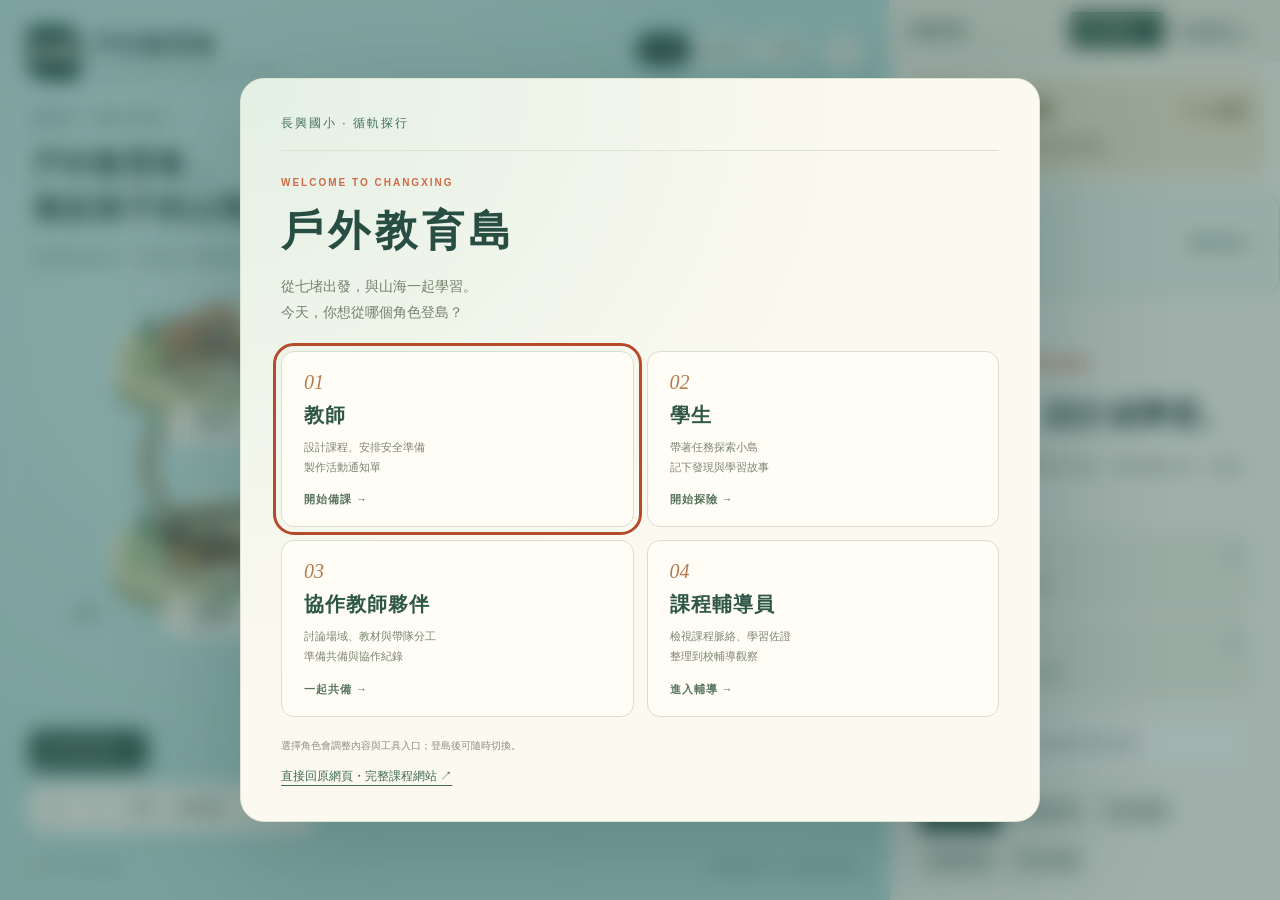
<file: index.html>
<!doctype html>
<html lang="zh-Hant">
<head><meta charset="utf-8"><meta name="viewport" content="width=device-width,initial-scale=1"><meta name="theme-color" content="#b9dfdb"><meta name="description" content="長興國小戶外教育島：從七堵鐵道出發，點選島嶼探索港灣、海洋、產業與智慧交通課程。"><title>長興戶外教育島｜循軌探行</title><link rel="stylesheet" href="island.css?v=20261024-keepers"><script src="island-data.js?v=20261024-keepers" defer></script><script src="island.js?v=20261024-keepers" defer></script><script src="island-player.js?v=20261024-keepers" defer></script><script src="assets/vendor/peerjs-1.5.5.min.js" defer></script><script src="island-live.js?v=20261024-keepers" defer></script><script src="island-passport.js?v=20261024-keepers" defer></script></head>
<body>
<a class="skip" href="#explore">跳至課程清單</a>
<div class="shell">
 <main class="ocean" id="ocean" aria-label="戶外教育島嶼探索區">
  <header class="masthead"><a class="wordmark" href="index.html" aria-label="長興戶外教育島首頁"><span class="brand-stamp">長興</span><span>戶外教育島<small>CHANGXING LEARNING ISLAND</small></span></a><button class="round help" id="help" aria-label="探索說明">?</button></header>
  <div class="intro"><p class="eyebrow">循軌探行 · 基隆七堵出發</p><h1>戶外教育島，<br>連起孩子的山海課堂。</h1><p>海風號穿島巡行，串起每一站的學習。</p></div>
  <div class="scene" id="scene"><svg id="island" viewBox="0 0 1200 1000" role="group" aria-label="六條戶外教育路線與風險管理資源的互動島嶼"></svg></div>
  <div class="map-controls" aria-label="地圖控制"><button id="zoom-in" aria-label="放大島嶼">＋</button><button id="zoom-out" aria-label="縮小島嶼">－</button><button id="reset" aria-label="回到全島總覽">全島</button><button id="connections" aria-pressed="true">島嶼鐵道</button><button id="motion" aria-pressed="false">暫停動態</button></div>
  <div class="light-control" aria-label="島嶼光線"><button data-light="day" aria-pressed="true">☀ 白天</button><button data-light="dusk" aria-pressed="false">◒ 黃昏</button><button data-light="night" aria-pressed="false">☾ 夜晚</button></div>
  <footer class="map-caption"><span><i></i> <b id="read-count">0 / 7</b> 小島已探索</span><span>課程鐵道示意 · 非實際交通路線</span></footer>
 </main>
 <aside class="panel" id="explore" aria-label="課程探索清單">
  <div class="role-bar"><span id="current-role">教師視角</span><div class="role-bar-actions"><a class="return-original" href="curriculum.html">回原網頁 ↗</a><button id="change-role" type="button">切換角色 ↗</button></div></div><div id="overview">
   <div class="panel-heading"><p class="eyebrow">THE LEARNING ATLAS</p><h2>把家鄉，<br>讀成自己的故事。</h2><p>6 條學習路線，1 座風險管理島。<br>選擇一條路，看看孩子如何提問與發現。</p></div>
   <section id="role-tools" class="role-tools" aria-label="角色專屬入口"></section><label class="search"><span aria-hidden="true">⌕</span><input id="search" type="search" placeholder="搜尋路線、場域或學習任務" aria-label="搜尋路線、場域或學習任務"></label>
   <div class="filters" aria-label="路線主題"><button data-filter="all" aria-pressed="true">所有小島</button><button data-filter="local" aria-pressed="false">家鄉走讀</button><button data-filter="ocean" aria-pressed="false">海洋探索</button><button data-filter="city" aria-pressed="false">跨區學習</button><button data-filter="safety" aria-pressed="false">安全資源</button></div>
   <p class="result-count" id="result-count" aria-live="polite"></p><div class="route-index" id="route-index"></div>
   <section class="method-note"><p class="eyebrow">TRACKS × TRAIN</p><h3>六年的課程軌道，<br>每一次探究的五個站。</h3><p>從生活場域到多鐵樞紐，逐年加深。每條路線都用提問、觀察、分析、互動與行動，留下自己的學習。</p><a href="curriculum.html#train-method">認識校本課程與 TRAIN 教學法 <span>↗</span></a></section>
  </div>
  <article id="detail" hidden></article>
  <footer class="panel-footer"><a href="curriculum.html">完整課程與教學工具 ↗</a><p>基隆市長興國民小學<br>從七堵出發，向山海學習。</p><small>島嶼位置為課程關係示意；跨縣市場域另於路線中標示。</small></footer>
 </aside>
</div>
<dialog id="role-entry" aria-labelledby="role-entry-title"><button id="role-entry-close" class="dialog-close" aria-label="返回目前角色" hidden>×</button><div class="entry-brand">長興國小 · 循軌探行</div><p class="eyebrow">WELCOME TO CHANGXING</p><h2 id="role-entry-title">戶外教育島</h2><p class="entry-lead">從七堵出發，與山海一起學習。<br>今天，你想從哪個角色登島？</p><div class="role-grid"><button data-choose-role="teacher"><span class="role-symbol">01</span><strong>教師</strong><span>設計課程、安排安全準備<br>製作活動通知單</span><b>開始備課 →</b></button><button data-choose-role="student"><span class="role-symbol">02</span><strong>學生</strong><span>帶著任務探索小島<br>記下發現與學習故事</span><b>開始探險 →</b></button><button data-choose-role="partner"><span class="role-symbol">03</span><strong>協作教師夥伴</strong><span>討論場域、教材與帶隊分工<br>準備共備與協作紀錄</span><b>一起共備 →</b></button><button data-choose-role="coach"><span class="role-symbol">04</span><strong>課程輔導員</strong><span>檢視課程脈絡、學習佐證<br>整理到校輔導觀察</span><b>進入輔導 →</b></button></div><p class="entry-note">選擇角色會調整內容與工具入口；登島後可隨時切換。</p><a class="entry-original" href="curriculum.html">直接回原網頁・完整課程網站 ↗</a></dialog>
<dialog id="guide"><button class="dialog-close" id="close-guide" aria-label="關閉探索說明">×</button><p class="eyebrow">WELCOME ABOARD</p><h2>歡迎登上長興的學習島。</h2><p>點選島上的場域或右側課程清單，鏡頭會放大該島，同時展開故事、照片與探究任務；按「全島」可回到總覽。</p><ol><li>用主題或關鍵字，找一條感興趣的路線。</li><li>拖曳空白海面、按 ＋／－，調整你的視角。</li><li>切換光線，或跟著 TRAIN 五站了解課程。</li></ol><p class="guide-note">「已閱讀」只記錄這台裝置探索過的路線，不代表學生完成活動或通過評量。島上小人為課程情境動畫，並非即時活動追蹤。海風號抵達小島時會隱入站內，再從另一側駛向下一島。</p><button id="start" class="primary">開始探索 →</button></dialog>
</body></html>
</file>
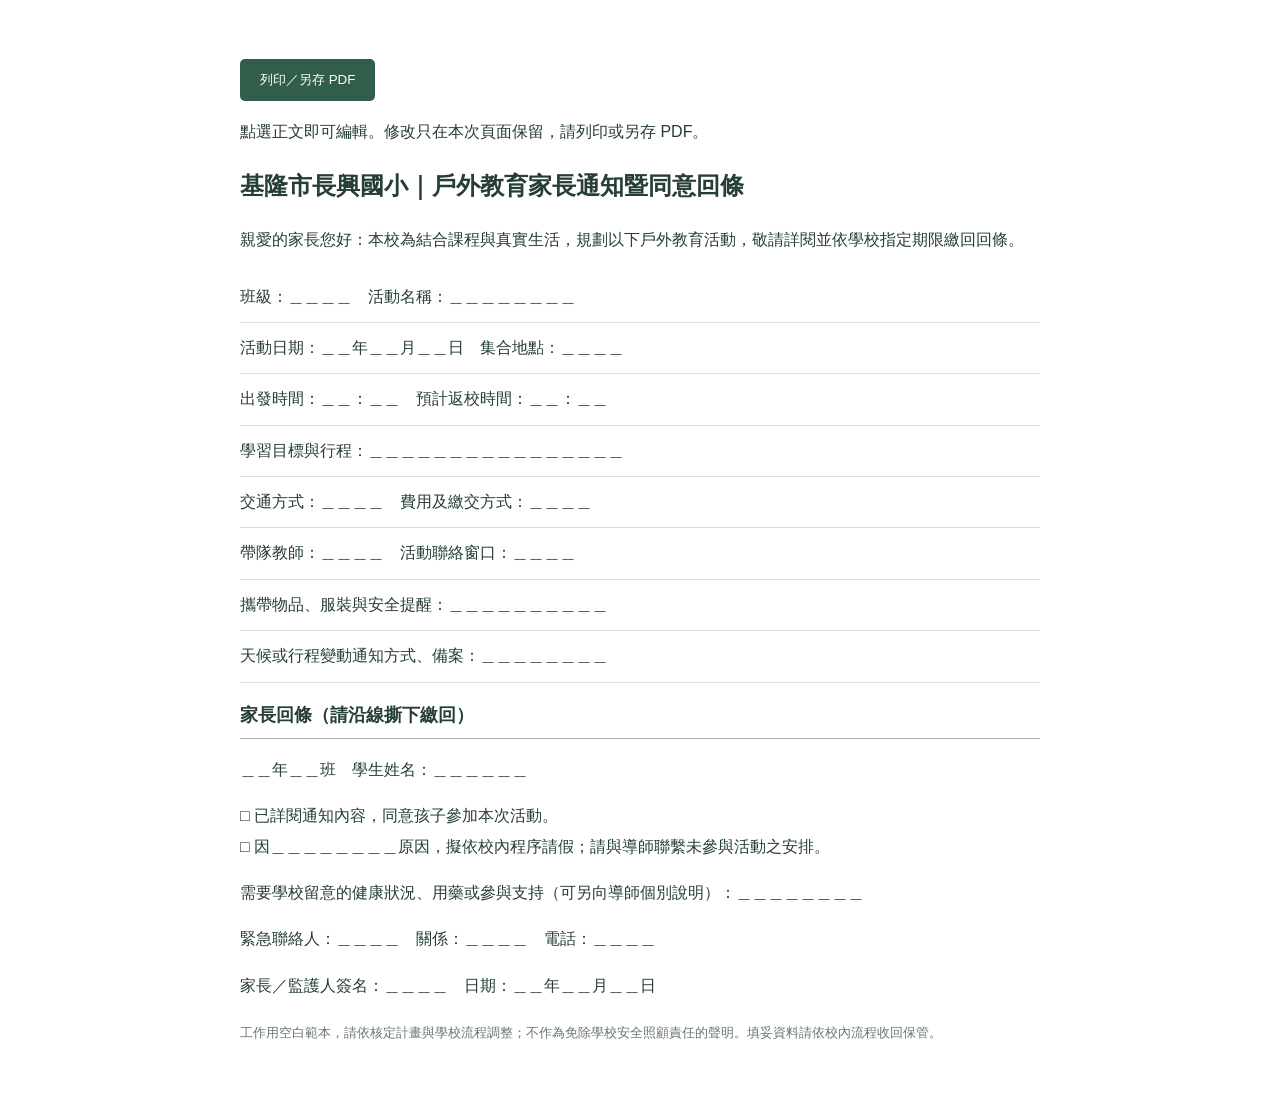
<file: assets/risk/parent-notice.html>
<!doctype html><html lang="zh-Hant"><meta charset="utf-8"><meta name="viewport" content="width=device-width,initial-scale=1"><style>body{font-family:"Microsoft JhengHei",sans-serif;max-width:800px;margin:35px auto;padding:24px;color:#263e37;line-height:1.9}h1{font-size:24px}h2{font-size:18px;border-bottom:1px solid #aaa;padding-bottom:6px}.field{padding:10px 0;border-bottom:1px solid #ddd}small{color:#68786c}button{background:#315e4b;color:white;border:0;padding:12px 20px;border-radius:5px;cursor:pointer}li{margin:12px 0}textarea{width:100%;min-height:90px}table{border-collapse:collapse;width:100%}td,th{border:1px solid #aaa;padding:10px;text-align:left}@media print{.tools{display:none}body{margin:0;max-width:none;padding:0}h1{font-size:22px}}</style><div class="tools"><button onclick="window.print()">列印／另存 PDF</button><p>點選正文即可編輯。修改只在本次頁面保留，請列印或另存 PDF。</p></div><title>戶外教育家長通知暨同意回條</title><main contenteditable="true"><h1>基隆市長興國小｜戶外教育家長通知暨同意回條</h1><p>親愛的家長您好：本校為結合課程與真實生活，規劃以下戶外教育活動，敬請詳閱並依學校指定期限繳回回條。</p><div class="field">班級：＿＿＿＿　活動名稱：＿＿＿＿＿＿＿＿</div><div class="field">活動日期：＿＿年＿＿月＿＿日　集合地點：＿＿＿＿</div><div class="field">出發時間：＿＿：＿＿　預計返校時間：＿＿：＿＿</div><div class="field">學習目標與行程：＿＿＿＿＿＿＿＿＿＿＿＿＿＿＿＿</div><div class="field">交通方式：＿＿＿＿　費用及繳交方式：＿＿＿＿</div><div class="field">帶隊教師：＿＿＿＿　活動聯絡窗口：＿＿＿＿</div><div class="field">攜帶物品、服裝與安全提醒：＿＿＿＿＿＿＿＿＿＿</div><div class="field">天候或行程變動通知方式、備案：＿＿＿＿＿＿＿＿</div><h2>家長回條（請沿線撕下繳回）</h2><p>＿＿年＿＿班　學生姓名：＿＿＿＿＿＿</p><p>□ 已詳閱通知內容，同意孩子參加本次活動。<br>□ 因＿＿＿＿＿＿＿＿原因，擬依校內程序請假；請與導師聯繫未參與活動之安排。</p><p>需要學校留意的健康狀況、用藥或參與支持（可另向導師個別說明）：＿＿＿＿＿＿＿＿</p><p>緊急聯絡人：＿＿＿＿　關係：＿＿＿＿　電話：＿＿＿＿</p><p>家長／監護人簽名：＿＿＿＿　日期：＿＿年＿＿月＿＿日</p><small>工作用空白範本，請依核定計畫與學校流程調整；不作為免除學校安全照顧責任的聲明。填妥資料請依校內流程收回保管。</small></main></html>
</file>
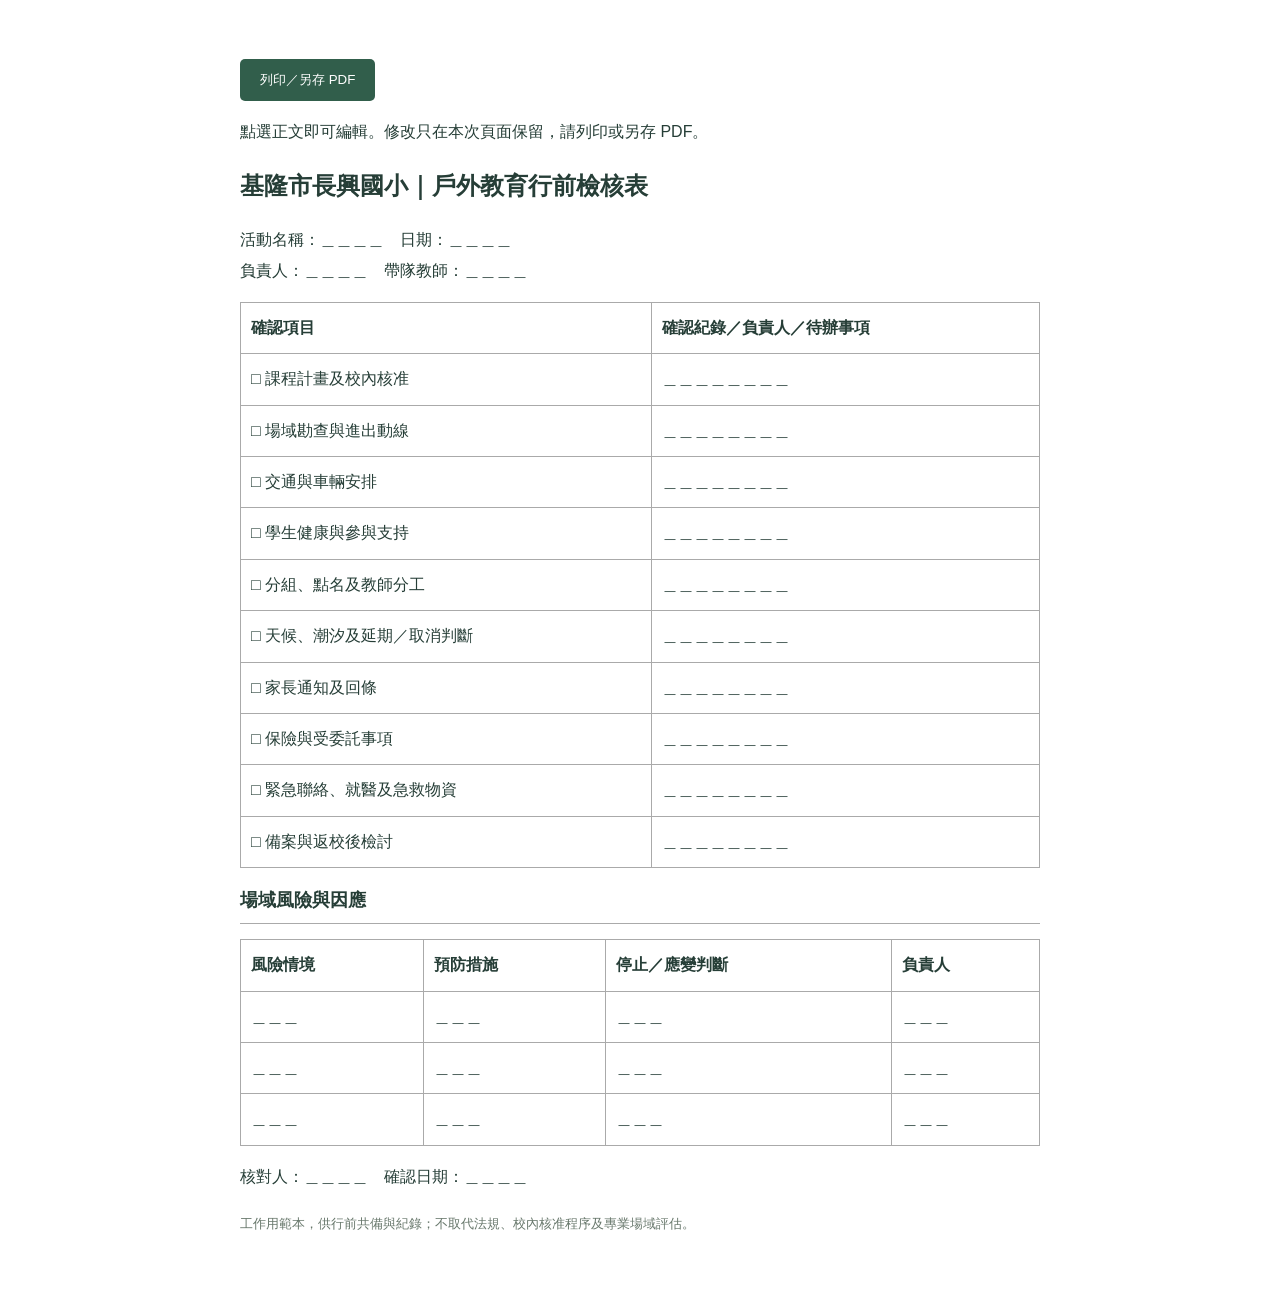
<file: assets/risk/pretrip-checklist.html>
<!doctype html><html lang="zh-Hant"><meta charset="utf-8"><meta name="viewport" content="width=device-width,initial-scale=1"><style>body{font-family:"Microsoft JhengHei",sans-serif;max-width:800px;margin:35px auto;padding:24px;color:#263e37;line-height:1.9}h1{font-size:24px}h2{font-size:18px;border-bottom:1px solid #aaa;padding-bottom:6px}.field{padding:10px 0;border-bottom:1px solid #ddd}small{color:#68786c}button{background:#315e4b;color:white;border:0;padding:12px 20px;border-radius:5px;cursor:pointer}li{margin:12px 0}textarea{width:100%;min-height:90px}table{border-collapse:collapse;width:100%}td,th{border:1px solid #aaa;padding:10px;text-align:left}@media print{.tools{display:none}body{margin:0;max-width:none;padding:0}h1{font-size:22px}}</style><div class="tools"><button onclick="window.print()">列印／另存 PDF</button><p>點選正文即可編輯。修改只在本次頁面保留，請列印或另存 PDF。</p></div><title>戶外教育行前檢核表</title><main contenteditable="true"><h1>基隆市長興國小｜戶外教育行前檢核表</h1><p>活動名稱：＿＿＿＿　日期：＿＿＿＿<br>負責人：＿＿＿＿　帶隊教師：＿＿＿＿</p><table><tr><th>確認項目</th><th>確認紀錄／負責人／待辦事項</th></tr><tr><td>□ 課程計畫及校內核准</td><td>＿＿＿＿＿＿＿＿</td></tr><tr><td>□ 場域勘查與進出動線</td><td>＿＿＿＿＿＿＿＿</td></tr><tr><td>□ 交通與車輛安排</td><td>＿＿＿＿＿＿＿＿</td></tr><tr><td>□ 學生健康與參與支持</td><td>＿＿＿＿＿＿＿＿</td></tr><tr><td>□ 分組、點名及教師分工</td><td>＿＿＿＿＿＿＿＿</td></tr><tr><td>□ 天候、潮汐及延期／取消判斷</td><td>＿＿＿＿＿＿＿＿</td></tr><tr><td>□ 家長通知及回條</td><td>＿＿＿＿＿＿＿＿</td></tr><tr><td>□ 保險與受委託事項</td><td>＿＿＿＿＿＿＿＿</td></tr><tr><td>□ 緊急聯絡、就醫及急救物資</td><td>＿＿＿＿＿＿＿＿</td></tr><tr><td>□ 備案與返校後檢討</td><td>＿＿＿＿＿＿＿＿</td></tr></table><h2>場域風險與因應</h2><table><tr><th>風險情境</th><th>預防措施</th><th>停止／應變判斷</th><th>負責人</th></tr><tr><td>＿＿＿</td><td>＿＿＿</td><td>＿＿＿</td><td>＿＿＿</td></tr><tr><td>＿＿＿</td><td>＿＿＿</td><td>＿＿＿</td><td>＿＿＿</td></tr><tr><td>＿＿＿</td><td>＿＿＿</td><td>＿＿＿</td><td>＿＿＿</td></tr></table><p>核對人：＿＿＿＿　確認日期：＿＿＿＿</p><small>工作用範本，供行前共備與紀錄；不取代法規、校內核准程序及專業場域評估。</small></main></html>
</file>
<file: island.css>
@charset "UTF-8";
:root{--ink:#23433e;--muted:#73817a;--paper:#fcf9f2;--coral:#cf6b49;--sea:#b9dfdb;--line:#e3e4d9;font-family:"Microsoft JhengHei","PingFang TC",sans-serif;color:var(--ink);background:var(--paper)}*{box-sizing:border-box}body{margin:0}button,input,a{-webkit-tap-highlight-color:transparent}button,a{touch-action:manipulation}button,input{font:inherit}button{cursor:pointer;color:inherit}button:focus-visible,a:focus-visible,input:focus-visible,[role=button]:focus-visible{outline:3px solid #b54b2d;outline-offset:5px}button{border:0}a{color:inherit}button[hidden],[hidden]{display:none!important}.skip{position:fixed;top:-100px;left:20px;z-index:100;background:white;padding:12px}.skip:focus{top:10px}.shell{display:grid;grid-template-columns:minmax(0,1fr) 390px;height:100dvh;overflow:hidden}.ocean{background:radial-gradient(ellipse at 30% 35%,#d5eeeb 0%,var(--sea) 65%);position:relative;overflow:hidden;isolation:isolate;transition:background 1s}.masthead{position:absolute;inset:26px 28px auto;z-index:3;display:flex;align-items:center;justify-content:space-between}.wordmark{text-decoration:none;font-weight:800;display:flex;align-items:center;gap:12px;font-size:23px;letter-spacing:2px}.brand-stamp{background:#234b44;color:#fff9e8;font-size:21px;width:52px;height:54px;display:grid;place-items:center;border-radius:3px 17px 3px 17px;writing-mode:horizontal-tb;letter-spacing:1px;padding-top:0}.wordmark small{display:block;font:9px Georgia,serif;letter-spacing:2px;margin-top:6px}.round{border-radius:50%;background:#fff9edc9;width:38px;height:38px;font:22px Georgia,serif;box-shadow:0 2px 7px #315a4b0b}.intro{position:absolute;left:32px;top:125px;z-index:2;pointer-events:none}.eyebrow{font-size:10px;font-weight:700;letter-spacing:2px;color:var(--coral);margin:0 0 16px}.intro .eyebrow{color:#4b736b}.intro h1{font-size:clamp(24px,2.6vw,39px);line-height:1.5;letter-spacing:2px;margin:0 0 16px;font-weight:800}.intro>p:last-child{font-size:13px;color:#56756e;line-height:1.9;margin:0}.scene{position:absolute;inset:0;touch-action:none;cursor:grab}.scene:active{cursor:grabbing}.scene svg{width:100%;height:100%;display:block;overflow:visible}.node{cursor:pointer;outline:none}.node .nameplate{transition:filter .2s}.node:hover .nameplate,.node:focus-visible .nameplate,.node.is-active .nameplate{filter:drop-shadow(0 5px 5px #234b4440)}.node:hover .plate,.node.is-active .plate{fill:#fdf0d4;stroke:#c77249;stroke-width:2}.node.dimmed{opacity:.2;pointer-events:none}.plate{fill:#fffdf4;stroke:#e4d8bb;stroke-width:1}.nameplate text{font:700 15px "Microsoft JhengHei",sans-serif;fill:#28453b}.nameplate .node-sub{font-size:10px;font-weight:400;fill:#7d8574}.node-number{fill:#c16543!important;font:italic 16px Georgia,serif!important}.connections path{fill:none;stroke:#faf6d8;stroke-width:4;stroke-dasharray:8 7;opacity:.9}.connections.is-off{opacity:0}.connections{transition:opacity .3s;pointer-events:none}.trees{pointer-events:none}.floaty{animation:bob 6s ease-in-out infinite}.boat{animation:boat 18s ease-in-out infinite}.water-line{animation:shimmer 6s ease-in-out infinite}.paused *,.reduced-motion *{animation-play-state:paused!important}@keyframes bob{50%{transform:translateY(-5px)}}@keyframes shimmer{50%{opacity:.25}}@keyframes boat{50%{transform:translate(25px,-12px)}}.map-controls{position:absolute;left:28px;bottom:67px;display:flex;z-index:3;background:#fffaf0ea;border:1px solid #fefaf0;border-radius:16px;padding:5px;box-shadow:0 6px 24px #3d686010}.map-controls button{background:none;padding:10px 12px;font-size:12px;border-radius:10px}.map-controls button:first-child,.map-controls button:nth-child(2){font-size:18px;padding:5px 12px}.map-controls button:hover,.light-control button:hover{background:#e3e8d8}.map-controls button[aria-pressed=false]{color:#728276}.light-control{position:absolute;right:28px;top:33px;z-index:3;display:flex;gap:3px;margin-right:55px}.light-control button{font-size:11px;padding:9px 10px;border-radius:20px;background:#fffaf0a6}.light-control button[aria-pressed=true]{background:#294d46;color:#fff8e8}.map-caption{position:absolute;inset:auto 30px 25px;display:flex;gap:12px;align-items:center;justify-content:space-between;font-size:10px;letter-spacing:.6px;color:#56776c;pointer-events:none}.map-caption i{display:inline-block;width:6px;height:6px;background:#cf754a;border-radius:50%;margin-right:5px}.panel{background:var(--paper);overflow-y:auto;scrollbar-width:thin;scrollbar-color:#d4d5c9 transparent;border-left:1px solid #fff6;z-index:4;position:relative}.panel-heading{padding:39px 30px 18px}.panel-heading h2{font-size:29px;line-height:1.55;margin:0 0 15px;letter-spacing:1px}.panel-heading>p:last-child{font-size:12px;line-height:1.85;color:#7d8375;margin:0}.search{display:flex;align-items:center;margin:6px 28px 17px;border:1px solid #dedfd5;background:#fffdf8;border-radius:8px;padding:0 13px;gap:8px}.search>span{font-size:26px;color:#798a7c}.search input{border:0;background:none;width:100%;min-width:0;padding:14px 0;color:var(--ink);font-size:12px;outline:none}.filters{display:flex;flex-wrap:wrap;gap:6px;margin:0 28px}.filters button{background:#efeee5;border-radius:5px;font-size:11px;padding:9px 11px}.filters button[aria-pressed=true]{background:#28493f;color:#fff9ec}.result-count{margin:17px 30px 1px;color:#8d9285;font-size:10px;letter-spacing:1px}.route-index{padding:0 28px}.route-card{display:grid;grid-template-columns:38px 1fr 18px;align-items:center;gap:8px;text-align:left;width:100%;padding:21px 1px;border-bottom:1px solid var(--line);background:transparent}.route-card:hover{color:var(--coral)}.route-no{font:italic 25px Georgia,serif;color:var(--coral)}.route-card strong{display:block;font-size:15px;letter-spacing:.5px}.route-card small{display:block;margin-top:7px;font-size:10px;color:#888d7d}.route-card .read-mark{font-size:10px;line-height:1.5;color:#768a69}.empty{padding:24px 0;font-size:14px;color:#7c8479;line-height:1.8}.method-note{margin:39px 30px;padding-bottom:8px}.method-note h3{font-size:20px;line-height:1.65;margin:0 0 15px}.method-note>p:not(.eyebrow){font-size:12px;line-height:1.9;color:#7a8377}.method-note a{display:flex;justify-content:space-between;margin-top:20px;padding-bottom:12px;border-bottom:1px solid var(--line);font-size:12px;text-decoration:none}.panel-footer{border-top:1px solid var(--line);margin:0 28px;padding:25px 0 30px;font-size:11px;line-height:1.8;color:#7d8779}.panel-footer>a{color:var(--ink);font-weight:700;text-underline-offset:5px}.panel-footer small{display:block;font-size:9px}.detail-header{padding:24px 28px 0}.back{padding:8px 0;background:none;font-size:12px;color:#718273}.detail-photo{margin:18px 0 0;position:relative}.detail-photo img{width:100%;height:200px;object-fit:cover;display:block}.detail-photo figcaption{font-size:9px;color:#7d8575;text-align:right;padding:7px 25px}.detail-content{padding:14px 29px 30px}.detail-content h2{font-size:25px;line-height:1.5;margin:5px 0 13px;letter-spacing:.7px;outline:none}.detail-summary{font-size:13px;line-height:1.9;color:#6d7c6c}.route-location{font-size:11px;line-height:1.8;color:#9b6952;margin:15px 0 22px}.stops{font-size:12px;line-height:2.1;color:#5c7464;padding:15px 0;border-top:1px solid var(--line);border-bottom:1px solid var(--line)}.detail-content h3{font-size:17px;margin:25px 0 12px}.detail-content ul{padding-left:18px;font-size:12px;line-height:1.9;color:#6f7a69}.detail-content li{margin-bottom:10px}.train-stop{padding:13px 0;border-bottom:1px solid var(--line);display:grid;grid-template-columns:33px 1fr;gap:9px}.train-stop>b{font:italic 30px Georgia,serif;color:#c17e54}.train-stop strong{font-size:13px}.train-stop p{font-size:12px;line-height:1.8;color:#71806c;margin:7px 0 0}details{border-bottom:1px solid var(--line);padding:17px 0}summary{font-size:13px;font-weight:700;cursor:pointer}details ul{margin-bottom:0}.primary{display:inline-block;color:#fff9ec;background:#294e41;border-radius:6px;text-decoration:none;padding:14px 18px;font-size:13px;line-height:1.4}.detail-content .primary{margin-top:26px;display:block;text-align:center}.secondary-link{display:block;text-align:center;font-size:11px;margin-top:18px;text-underline-offset:5px}.return-row{padding-top:20px;text-align:center}.return-row button{background:none;font-size:12px;color:#718273}dialog{border:1px solid #e2dfcf;border-radius:16px;background:var(--paper);color:var(--ink);width:min(540px,calc(100% - 36px));padding:39px;box-shadow:0 20px 100px #113d3540}dialog::backdrop{background:#284a4059;backdrop-filter:blur(4px)}dialog h2{font-size:25px;line-height:1.6}dialog p,dialog ol{font-size:13px;line-height:1.9}dialog ol{padding-left:20px}.dialog-close{position:absolute;right:16px;top:12px;background:none;font-size:28px}.guide-note{font-size:11px!important;color:#7a8573;border-top:1px solid var(--line);padding-top:15px}body[data-light=dusk] .ocean{--sea:#bdd0c5;background:radial-gradient(ellipse at 20% 15%,#f1d9ae,#b3d1cb 70%)}body[data-light=night] .ocean{background:radial-gradient(ellipse at 30% 15%,#375667,#173a4b 75%)}body[data-light=night] .scene{filter:brightness(.76) saturate(.7)}body[data-light=night] .intro,body[data-light=night] .intro p,body[data-light=night] .map-caption,body[data-light=night] .wordmark{color:#f2edd7}body[data-light=night] .brand-stamp{background:#ece9ce;color:#254642}
@media(min-width:1500px){.shell{grid-template-columns:minmax(0,1fr) 430px}.panel-heading{padding:46px 36px 24px}.intro{top:145px;left:42px}.masthead{left:40px}.map-controls{left:40px}.scene svg{padding-top:20px}}
@media(max-width:1100px){.shell{grid-template-columns:minmax(0,1fr) 340px}.light-control{top:98px;right:22px;margin-right:0}.intro{top:130px}.intro h1{font-size:26px}.intro>p:last-child{font-size:11px}.panel-heading{padding:30px 25px 18px}.panel-heading h2{font-size:25px}.map-controls{left:18px}.map-controls button{padding:10px 8px;font-size:10px}.map-caption{inset:auto 20px 24px;font-size:8px}.scene svg{min-width:630px;position:absolute;left:50%;transform:translateX(-50%)}}
@media(max-width:700px){.shell{display:block;height:auto;overflow:visible}.ocean{height:64dvh;min-height:470px}.panel{border:0;overflow:visible}.masthead{inset:18px 20px auto}.brand-stamp{width:43px;height:45px;font-size:17px}.wordmark{font-size:19px}.wordmark small{font-size:7px}.intro{top:92px;left:22px}.intro h1{font-size:22px;line-height:1.45;margin-bottom:7px}.intro .eyebrow{font-size:8px;margin-bottom:7px}.intro>p:last-child{font-size:10px;line-height:1.6}.scene{inset:100px -50px -8px}.scene svg{min-width:620px}.light-control{top:86px;right:15px;display:flex;flex-direction:column}.light-control button{font-size:9px;padding:7px 8px}.map-controls{left:15px;bottom:43px;border-radius:12px;padding:3px}.map-controls button{font-size:10px;padding:8px}.map-controls button:first-child,.map-controls button:nth-child(2){padding:2px 9px}.map-caption{inset:auto 17px 14px;font-size:7px;gap:8px}.panel-heading{padding:28px 24px 17px}.panel-heading h2 br{display:none}.panel-heading h2{font-size:24px}.panel-heading>p:last-child br{display:none}.route-index{padding:0 24px}.route-card{padding:20px 0}.route-card strong{font-size:16px}.route-card small{font-size:11px}.search{margin:0 24px 15px}.filters{margin:0 24px}.result-count{margin-left:24px}.detail-photo img{height:240px}.detail-content h2{font-size:27px}.detail-content{padding:15px 25px 25px}.detail-summary,.detail-content li,.train-stop p{font-size:14px}.detail-content h3{font-size:19px}.train-stop strong{font-size:15px}.stops{font-size:13px}.detail-header{padding:18px 25px 0}.detail-content .primary{font-size:15px}.method-note{margin:34px 25px}.method-note>p:not(.eyebrow){font-size:14px}.panel-footer{margin:0 25px}dialog{padding:29px}.node .nameplate text{font-size:17px}}
@media(prefers-reduced-motion:reduce){*{scroll-behavior:auto!important;animation:none!important;transition:none!important}}

@media(min-width:701px){.intro{top:112px}.intro h1{font-size:clamp(24px,2.3vw,34px)}.scene{top:40px}}
@media(max-width:700px){.scene{inset:125px -15px 35px}.scene svg{min-width:0;width:100%;left:0;transform:none}}
.people{pointer-events:none}.node .island-ground{transition:filter .2s}.node:hover .island-ground,.node.is-active .island-ground{filter:drop-shadow(0 6px 7px #3e786733)}.connections path{stroke:#fbf4d3;stroke-width:3;opacity:.65;stroke-dasharray:5 9}.school-tag{pointer-events:none}
@media(min-width:701px) and (max-width:1100px){.scene svg{min-width:0;width:100%;left:0;transform:none}}.route-card{grid-template-columns:38px 1fr 26px}

/* Raised railway: deck, sleepers and two continuous rails. */
.connections path{fill:none;stroke-dasharray:none;opacity:1;stroke-linecap:round;stroke-linejoin:round}
.connections .bridge-shadow{stroke:#518e87;stroke-width:24;opacity:.13}
.connections .bridge-deck{stroke:#a8b4a0;stroke-width:23}
.connections .sleepers{stroke:#9a8062;stroke-width:17;stroke-dasharray:2 7;stroke-linecap:butt}
.connections .rail-outer{stroke:#506e67;stroke-width:10}
.connections .rail-inner{stroke:#d6c6a3;stroke-width:6}
.connections .island-train path{stroke-linecap:butt}.station-platform{pointer-events:none}

#viewport{transition:transform .75s cubic-bezier(.22,.7,.2,1)}.scene:active #viewport{transition:none}

.activity-update{margin:25px 0;padding:20px 0;border-top:1px solid var(--line);border-bottom:1px solid var(--line)}.activity-update .eyebrow{margin-bottom:8px}.activity-update h3{margin:8px 0 12px}.activity-update p{font-size:12px;line-height:1.9;color:#6d7c6c}.activity-gallery{display:grid;gap:15px}.activity-gallery figure{margin:0}.activity-gallery a{position:relative;display:block}.activity-gallery img{width:100%;height:auto;max-height:240px;object-fit:cover;border-radius:8px;display:block}.activity-gallery a span{position:absolute;bottom:8px;right:8px;font-size:10px;color:white;background:#23433ed9;padding:6px 9px;border-radius:5px}.activity-gallery figcaption{font-size:10px;margin-top:7px;color:#71806c}.activity-update>small{display:block;margin-top:16px;font-size:10px;line-height:1.8;color:#7d8575}

.rail-vehicles{pointer-events:none}.rail-vehicles.is-off{opacity:0}.rail-vehicles .island-train{filter:drop-shadow(0 3px 1px #345c5240)}

[data-school]{outline:none}[data-school]:focus-visible .island-ground{filter:drop-shadow(0 0 5px #b54b2d)}

.connections .footbridge-edge{stroke:#789a8b;stroke-width:12}.connections .footbridge-walk{stroke:#e5d6b5;stroke-width:8;stroke-dasharray:2 3;stroke-linecap:butt}

.school-focus .node{opacity:.24}.school-focus .node .nameplate{opacity:0}

.risk-jump{display:flex;gap:8px;margin:22px 0}.risk-jump a{padding:9px 10px;background:#e6e9da;border-radius:6px;text-decoration:none;font-size:11px}.risk-resource{display:block;padding:16px 0;border-bottom:1px solid var(--line);text-decoration:none}.risk-resource strong{font-size:13px;line-height:1.8;display:block}.risk-resource small{display:block;font-size:10px;line-height:1.8;color:#7b8675;margin-top:6px}.risk-note{font-size:10px;line-height:1.9;color:#7b8675}.safety-checklist label{display:flex;gap:9px;align-items:flex-start;padding:12px 0;border-bottom:1px solid var(--line);font-size:12px;line-height:1.8}.safety-checklist input{accent-color:#477966;margin-top:5px;width:16px;height:16px;flex-shrink:0}.risk-progress{font-size:12px;color:#517b60}.risk-content section{scroll-margin-top:20px}

.night-only{display:none;pointer-events:none}body[data-light=night] .night-only{display:inline}body[data-light=night] .scene{filter:brightness(.82) saturate(.88)}body[data-light=night] .night-window{fill:#ffdc91!important;filter:drop-shadow(0 0 3px #ffd98599)}body[data-light=night] .night-facilities,body[data-light=night] .beacon-lamp{filter:brightness(1.5) saturate(1.2)}body[data-light=night] .lighthouse-beacon{mix-blend-mode:screen}body[data-light=night] .sanxia-old-street ellipse[fill="#719fab"],body[data-light=night] .sanxia-old-street ellipse[fill="#5c91a3"]{fill:#8bcbd7;filter:drop-shadow(0 0 4px #94d8e7)}body[data-light=night] .taipei-transport-hub [fill="#e4dfb4"],body[data-light=night] .marine-museum [stroke="#e8e5bd"]{filter:drop-shadow(0 0 4px #ffe4a5)}

body[data-light=night] [data-node="risk-management"] [stroke="#81a9a0"]{stroke:#ffdf9c;filter:drop-shadow(0 0 3px #ffda86)}

.role-bar{position:sticky;top:0;z-index:6;display:flex;align-items:center;justify-content:space-between;gap:10px;background:#f1eee2f5;border-bottom:1px solid #dcded0;padding:12px 28px;font-size:11px}.role-bar>span{font-weight:700;color:#426b5a}.role-bar button{background:none;text-decoration:underline;text-underline-offset:4px;font-size:11px}.role-tools{padding:0 28px 12px;display:grid;gap:8px}.role-tools a{border:1px solid #dde1d0;background:#f2f2e7;padding:12px 14px;border-radius:8px;text-decoration:none}.role-tools strong{display:flex;justify-content:space-between;font-size:12px}.role-tools small{display:block;font-size:10px;line-height:1.7;color:#7c8574;margin-top:5px}.role-module{border:1px solid #dbe1cf;background:#f3f3e8;border-radius:10px;padding:18px;margin:24px 0}.role-module .eyebrow{margin:0 0 8px}.role-module h3{margin:8px 0 12px}.role-module p,.role-module li,.role-module dl{font-size:12px;line-height:1.9;color:#647762}.role-module ol{padding-left:18px}.role-module dt{font-weight:700;color:#3e6654;margin-top:13px}.role-module dd{margin:5px 0 0}.role-module>a{font-size:12px;text-underline-offset:4px}.role-note-label{display:block;font-size:12px;line-height:1.8;font-weight:700;margin:18px 0 9px}#role-note{width:100%;box-sizing:border-box;resize:vertical;font:12px/1.9 inherit;border:1px solid #cdd7c4;border-radius:7px;padding:12px;background:#fffdf6;color:#365640}.role-export{background:#315b49;color:#fff7df;border-radius:6px;padding:12px 14px;font-size:12px;margin-top:12px}.draft-note{display:block;font-size:10px!important;line-height:1.8!important;color:#7b8774!important;margin-top:10px}.review-dimension{border-top:1px solid #dbe0d0;padding:15px 0}.review-dimension>strong{font-size:13px}.review-dimension label{font-size:11px}.review-state{display:block;margin-top:7px;width:100%;padding:8px;border:1px solid #d2d9c6;background:#fffdf6;border-radius:5px;color:#456344}.student-missions{display:grid;gap:12px;margin:22px 0}.student-missions article{padding:15px 17px;border-left:3px solid #d2aa54;background:#f3eee0;border-radius:0 8px 8px 0}.student-missions span{font-size:10px;color:#a77940;letter-spacing:1px;font-weight:700}.student-missions p{font-size:14px;line-height:1.9;margin:8px 0 0;color:#46644e}#role-entry{width:min(800px,calc(100% - 30px));max-height:94dvh;overflow:auto;padding:36px 40px;border:1px solid #dce4d4;border-radius:24px;background:radial-gradient(ellipse at 0 0,#e4f0e4,#fcf9f0 58%);box-shadow:0 28px 120px #153f3a45}#role-entry::backdrop{background:#234b496b;backdrop-filter:blur(10px)}.entry-brand{font-size:12px;letter-spacing:2px;color:#44715f;border-bottom:1px solid #dce3d2;padding-bottom:18px;margin-bottom:22px}#role-entry .eyebrow{margin-bottom:10px}#role-entry h2{font-size:42px;line-height:1.4;letter-spacing:5px;margin:0 0 12px;color:#284e43}.entry-lead{font-size:14px!important;line-height:1.9!important;color:#73826c;margin:0 0 25px}.role-grid{display:grid;grid-template-columns:repeat(2,minmax(0,1fr));gap:13px}.role-grid button{display:flex;flex-direction:column;align-items:flex-start;text-align:left;border:1px solid #d9dfcd;border-radius:13px;padding:19px 22px;background:#fffdf5;transition:transform .2s,background .2s,border-color .2s}.role-grid button:hover{transform:translateY(-3px);background:#edf2df;border-color:#76947b}.role-symbol{font:italic 20px Georgia,serif;color:#b67a4f;margin-bottom:8px}.role-grid strong{font-size:20px;color:#2e5747;letter-spacing:1px;margin-bottom:9px}.role-grid button>span:not(.role-symbol){font-size:11px;line-height:1.8;color:#7b8571}.role-grid b{font-size:11px;letter-spacing:1px;margin-top:15px;color:#57745b}.entry-note{font-size:10px!important;line-height:1.8!important;color:#8a907f;margin:20px 0 0}@media(max-width:600px){#role-entry{padding:25px 22px;max-height:94dvh}#role-entry h2{font-size:31px}.role-grid{gap:10px}.role-grid button{padding:15px 13px}.role-grid strong{font-size:16px}.role-grid button>span:not(.role-symbol){font-size:10px}.entry-brand{margin-bottom:18px}.entry-lead{font-size:12px!important}}

#role-note{font-family:inherit;font-size:12px;line-height:1.9}.role-card small{line-height:1.8}body[data-role=student] .panel-heading h2{font-size:28px}

@media(min-width:601px) and (max-height:800px){#role-entry{padding:26px 34px}.entry-brand{padding-bottom:14px;margin-bottom:17px}#role-entry h2{font-size:38px}.entry-lead{margin-bottom:19px}.role-grid button{padding:15px 20px}.role-symbol{font-size:18px;margin-bottom:6px}.role-grid b{margin-top:12px}.entry-note{margin-top:16px}}

.detail-photo img[src*="marine-nmmst"]{height:auto;object-fit:contain}

.detail-photo img[src*="home-qidu"],.activity-gallery img[src*="home-qidu"]{height:auto;max-height:none;object-fit:contain}

.role-bar-actions{display:flex;gap:12px;align-items:center}.return-original{display:inline-block;background:#315b49;color:#fff8e7;padding:7px 10px;border-radius:5px;text-decoration:none;font-size:11px;white-space:nowrap}.entry-original{display:inline-block;margin-top:13px;font-size:12px;color:#426b56;text-underline-offset:5px}.role-bar{padding-left:20px;padding-right:20px}

.indigo-workshop{display:none;pointer-events:none}.culture-closeup .indigo-workshop{display:inline}.culture-closeup [data-node="sanxia"]>.people{opacity:0}body[data-light=night] .indigo-workshop{filter:brightness(1.2)}
.create-traveller-launch{position:absolute;left:28px;bottom:128px;z-index:6;padding:12px 16px;background:#315c4e;color:#fff4d8;border:1px solid #d3d8b8;border-radius:12px;box-shadow:0 4px 20px #315c4e22;font-size:12px}
.traveller-hud{position:absolute;left:28px;bottom:126px;z-index:6;width:280px;max-width:calc(100% - 40px);padding:13px 15px;border:1px solid #d5dcc6;border-radius:13px;background:#fffaf0f2;box-shadow:0 6px 25px #234b4422;color:#355b4b}.traveller-hud-top{display:flex;justify-content:space-between;align-items:center}.traveller-hud-top strong{font-size:13px}.traveller-hud-top button{background:#e7ebdc;border-radius:50%;width:24px;height:24px;font-size:18px}.traveller-hud p{font-size:10px;line-height:1.7;margin:6px 0}.traveller-hud #traveller-place{color:#8a7c5c}.traveller-actions{display:flex;flex-wrap:wrap;gap:5px;margin-top:9px}.traveller-actions button{font-size:10px;background:#e7ebdc;border-radius:5px;padding:7px 9px}.traveller-actions button:first-child{background:#365e4c;color:#fff7df}.traveller-actions button:disabled{opacity:.45;cursor:default}.walking-pad{display:flex;align-items:center;gap:7px;border-top:1px solid #dfe3d2;margin-top:10px;padding-top:9px}.walking-pad button{width:34px;height:32px;border-radius:6px;background:#ebe7d6;font-size:19px;touch-action:none}.walking-pad span{flex:1;text-align:center;font-size:9px;line-height:1.7;color:#85907c}.traveller-hud.is-compact #traveller-message,.traveller-hud.is-compact .traveller-actions,.traveller-hud.is-compact .walking-pad{display:none}#my-traveller,#traveller-walk-path,#traveller-train{pointer-events:none}#my-traveller{filter:drop-shadow(0 2px 1px #244d4222)}.my-leg{transform-origin:0 -9px}#my-traveller.is-walking .my-leg.left{animation:my-leg-step .45s ease-in-out infinite}#my-traveller.is-walking .my-leg.right{animation:my-leg-step .45s ease-in-out infinite reverse}@keyframes my-leg-step{0%,100%{transform:rotate(-13deg)}50%{transform:rotate(13deg)}}#avatar-creator{width:min(690px,calc(100% - 28px));max-height:94dvh;overflow:auto;padding:30px}.avatar-lead{color:#7a866e}.avatar-editor{display:grid;grid-template-columns:190px 1fr;gap:25px;align-items:start}.avatar-preview{background:radial-gradient(ellipse,#dcebd8,#f1efdc);border-radius:15px;position:sticky;top:0;padding:20px 10px 12px;text-align:center}.avatar-preview svg{width:100%;height:220px}.avatar-preview p{font-size:13px;color:#55715a;margin:0}.avatar-field{display:grid;gap:7px;font-size:12px;margin-bottom:14px;color:#4d6c54}.avatar-field input,.avatar-field select{width:100%;padding:9px 10px;border:1px solid #d2dac4;border-radius:6px;background:#fffdf7;color:#365b47;font:12px inherit}.avatar-two{display:grid;grid-template-columns:1fr 1fr;gap:10px}#avatar-form fieldset{border:0;padding:0;margin:0 0 15px}#avatar-form legend{font-size:12px;margin-bottom:8px;color:#4d6c54}.avatar-swatches{display:flex;gap:8px;flex-wrap:wrap}.avatar-swatches label{position:relative;cursor:pointer}.avatar-swatches input{position:absolute;opacity:0;width:30px;height:30px;margin:0}.avatar-swatches span{display:block;width:29px;height:29px;border-radius:50%;background:var(--swatch);border:3px solid #fff9e9;box-shadow:0 0 0 1px #d2dac5}.avatar-swatches input:checked+span{box-shadow:0 0 0 2px #456e53}.avatar-swatches input:focus-visible+span{outline:3px solid #c87a50;outline-offset:3px}.avatar-bag{font-size:12px;display:flex;gap:8px;align-items:center;margin:3px 0 18px}.avatar-bag input{accent-color:#426b53}#avatar-form .primary{border:0;width:100%}#destination-list{display:grid;gap:8px;margin-top:20px}#destination-list button{display:flex;justify-content:space-between;align-items:center;text-align:left;padding:13px 15px;border:1px solid #d8dfcb;border-radius:8px;background:#f5f3e7;gap:12px}#destination-list strong{font-size:13px}#destination-list span{font-size:10px;color:#879278}#destination-list button:disabled{opacity:.4;cursor:default}body[data-light=night] #my-traveller{filter:brightness(1.4) drop-shadow(0 0 3px #f5d98355)}@media(max-width:700px){.traveller-hud{left:13px;bottom:107px;width:245px;padding:10px 12px}.create-traveller-launch{left:15px;bottom:111px;font-size:11px;padding:10px 12px}.traveller-hud p{font-size:9px}.traveller-actions button{font-size:9px;padding:6px 7px}.walking-pad{margin-top:7px;padding-top:7px}.avatar-editor{grid-template-columns:110px 1fr;gap:15px}.avatar-preview{padding:8px}.avatar-preview svg{height:160px}.avatar-preview p{font-size:10px}#avatar-creator{padding:25px 20px}#avatar-creator h2{font-size:23px}.avatar-swatches{gap:6px}.avatar-swatches span{width:25px;height:25px}.avatar-two{grid-template-columns:1fr;gap:0}.avatar-field{margin-bottom:10px}.walking-pad button{width:33px;height:31px}}@media(max-width:420px){.avatar-editor{grid-template-columns:90px 1fr;gap:12px}.avatar-preview svg{height:140px}.avatar-swatches span{width:23px;height:23px}.avatar-preview{top:0}.avatar-field input,.avatar-field select{padding:8px}.traveller-hud{max-width:calc(100% - 26px)}}

.has-traveller .intro{display:none}.traveller-hud{top:112px;bottom:auto;width:260px}@media(max-width:700px){.traveller-hud{top:auto;bottom:95px;width:calc(100% - 26px);max-width:364px;min-height:109px}.traveller-hud p{margin:4px 0;line-height:1.45}.traveller-actions{padding-right:76px;margin-top:8px}.walking-pad{position:absolute;right:10px;bottom:11px;border:0;padding:0;margin:0;gap:4px}.walking-pad span{display:none}.walking-pad button{width:30px;height:28px}.traveller-hud.is-compact{min-height:0}}

@media(min-width:701px){.traveller-hud{width:300px;top:108px}.traveller-hud .traveller-actions{gap:4px}.traveller-hud .traveller-actions button{padding:7px 8px}}

@media(max-width:700px){.traveller-hud{top:79px;bottom:auto;width:calc(100% - 85px);max-width:305px}.traveller-actions{padding-right:0;margin-right:0}.walking-pad{position:static;display:flex;margin-top:7px;padding-top:6px;border-top:1px solid #dfe3d2;justify-content:space-between}.walking-pad span{display:block;font-size:8px}.traveller-hud.is-compact .walking-pad{display:none}.traveller-hud p{font-size:9px}.traveller-actions button{padding:6px}.avatar-preview svg{width:100%}}

@media(max-width:700px){.avatar-two{grid-template-columns:1fr 1fr;gap:7px}.avatar-field select{min-width:0;padding-left:6px;padding-right:3px;font-size:11px}#avatar-creator .avatar-lead{font-size:12px;line-height:1.7}}
.live-panel{margin:16px 0;padding:17px;background:#eef5ec;border:1px solid #c5d8cb;border-radius:18px;color:#315d50}.live-heading{display:flex;align-items:center;justify-content:space-between;gap:8px}.live-heading h3{font-size:17px;margin:0}.live-heading h3 span{display:block;font-size:11px;color:#64806b;margin-top:4px}.live-panel button{border:1px solid #bdcdbc;border-radius:9px;background:#fffdf3;color:#315d50;padding:8px;cursor:pointer;font:inherit;font-size:12px}.live-heading>button{background:#315d50;color:white;white-space:nowrap}.live-panel p{font-size:12px;line-height:1.7;margin:10px 0}.live-room{font-size:11px;display:flex;align-items:center;gap:6px}.live-room input{min-width:0;width:90px;flex:1;border:1px solid #b8cdbb;border-radius:7px;padding:7px;background:white;color:#315d50}.live-room button{white-space:nowrap}.live-panel small{display:block;font-size:10px;line-height:1.8;color:#6e8073}.live-greetings{display:flex;flex-wrap:wrap;gap:5px;margin:10px 0}.live-panel button:disabled{opacity:.45;cursor:default}#live-people{display:grid;gap:4px;margin-top:10px}.live-person{text-align:left}.live-traveller{pointer-events:none}.live-traveller .traveller-ring{stroke:#5aa4b8}.live-traveller.is-walking .my-leg{animation:my-leg-step .3s ease-in-out infinite alternate}.live-traveller.is-walking .my-leg.right{animation-delay:-.3s}.live-traveller.is-waving{filter:drop-shadow(0 0 8px #f9d771)}.live-train{pointer-events:none}body[data-light="night"] .live-traveller{filter:brightness(.85) drop-shadow(0 0 4px #f7e7b4)}

.live-chat{border-top:1px solid #c8d8cb;margin-top:14px;padding-top:12px}.live-chat h4{font-size:15px;margin:0}.live-panel .live-chat-note{font-size:10px;color:#6e8073;margin:6px 0 10px}#live-chat-log{max-height:220px;overflow-y:auto;overflow-anchor:none;overscroll-behavior:contain}#live-chat-log:empty{display:none}#live-chat-log article{background:#fffdf5;border-radius:10px;padding:10px;margin:0 0 7px}#live-chat-log article>div{display:flex;align-items:center;justify-content:space-between;gap:8px;font-size:11px}#live-chat-log time{font-size:10px;color:#7b8b7d;white-space:nowrap}#live-chat-log p{white-space:pre-wrap;overflow-wrap:anywhere;margin:5px 0 0;font-size:13px}#live-chat-form label{display:block;font-size:12px;margin:10px 0 6px}#live-chat-input{box-sizing:border-box;width:100%;resize:vertical;min-height:64px;max-height:160px;background:white;border:1px solid #b8cdbb;border-radius:9px;padding:9px;font:inherit;font-size:13px;color:#315d50}#live-chat-input:disabled{background:#e7ede5}.live-chat-send{display:flex;align-items:center;justify-content:space-between;gap:8px;margin-top:6px}.live-chat-send span{font-size:10px;color:#7b8b7d}.live-panel #live-chat-submit{background:#315d50;color:white}.live-panel #live-chat-status{font-size:11px;min-height:18px;margin:5px 0}#live-chat-empty{color:#7b8b7d;font-size:11px}
/* Readable panel type across curriculum, role tools and live messages. */
.panel{font-size:16px;line-height:1.85}
.panel .panel-heading h2,.panel .detail-content h2{font-size:30px;line-height:1.5}
.panel .detail-content h3,.panel .method-note h3{font-size:22px;line-height:1.65}
.panel .panel-heading>p:last-child,.panel .detail-summary,.panel .detail-content ul,.panel .detail-content li,.panel .train-stop p,.panel .method-note>p:not(.eyebrow),.panel .activity-update p,.panel .role-module p,.panel .role-module li,.panel .role-module dl,.panel .student-missions p{font-size:16px;line-height:1.9}
.panel .route-card strong{font-size:19px}.panel .route-card small{font-size:14px;line-height:1.8}.panel .route-card .read-mark{font-size:13px}.panel .route-card{grid-template-columns:36px minmax(0,1fr) 30px;gap:9px}
.panel .stops,.panel .train-stop strong,.panel .risk-resource strong,.panel .review-dimension>strong{font-size:16px;line-height:1.8}
.panel .search input,.panel .filters button,.panel .back,.panel .return-row button,.panel .primary,.panel .role-export,.panel .role-tools strong,.panel .role-note-label,.panel .role-module>a,.panel .risk-jump a,.panel .method-note a,.panel .secondary-link,.panel .safety-checklist label,.panel .risk-progress,.panel .review-dimension label{font-size:15px;line-height:1.7}
.panel #role-note,.panel .review-state{font-size:16px;line-height:1.8}
.panel .eyebrow,.panel .route-location,.panel .result-count,.panel .role-tools small,.panel .activity-gallery figcaption,.panel .activity-update>small,.panel .detail-photo figcaption,.panel .risk-resource small,.panel .risk-note,.panel .panel-footer,.panel .panel-footer small,.panel .student-missions span{font-size:13px;line-height:1.8}
.panel .draft-note{font-size:13px!important}.panel .role-bar,.panel .role-bar button,.panel .return-original{font-size:14px;line-height:1.6}.panel .role-bar{flex-wrap:wrap}.panel .role-bar-actions{gap:10px}
.panel .live-heading h3{font-size:22px}.panel .live-heading h3 span{font-size:14px}.panel .live-panel button,.panel .live-panel p{font-size:15px;line-height:1.75}.panel .live-room{font-size:14px}.panel .live-room input{font:inherit}.panel .live-panel small,.panel .live-panel .live-chat-note{font-size:13px;line-height:1.85}
.panel .live-chat h4{font-size:19px}.panel #live-chat-form label{font-size:15px}.panel #live-chat-input,.panel #live-chat-log p{font-size:16px;line-height:1.8}.panel #live-chat-log article>div{font-size:15px}.panel #live-chat-log time,.panel .live-chat-send span,.panel #live-chat-status,.panel #live-chat-empty{font-size:13px;line-height:1.8}.panel #live-chat-log{max-height:280px}
.passport-entry{display:grid;grid-template-columns:1fr auto;gap:5px 12px;width:calc(100% - 32px);margin:16px;padding:16px;text-align:left;background:#f2e8ce;border:1px solid #d8c58d;border-radius:13px;color:#665531;font:inherit}.passport-entry>span{font-size:18px;font-weight:700}.passport-entry>strong{font-size:15px;align-self:center}.passport-entry>small{grid-column:1/-1;font-size:14px;line-height:1.8;color:#7d704c}#traveller-passport{background:#e9d8a9;color:#68562e}#island-passport,#island-quiz{width:min(840px,calc(100% - 30px));max-height:90dvh;overflow:auto;padding:32px;background:#fffaf0}#island-passport h2,#island-quiz h2{font-size:30px;line-height:1.5;margin:8px 0}#island-passport p,#island-quiz p{font-size:16px;line-height:1.85}.passport-cover{border-bottom:2px solid #cfbb83;padding-bottom:18px}.passport-cover .eyebrow{font-size:12px;color:#a4823f}.passport-cover #passport-owner{margin:5px 0;color:#81704b}.passport-progress{display:flex;align-items:center;gap:20px;flex-wrap:wrap;font-size:16px;color:#7a6639}.passport-progress progress{flex:1;min-width:120px;height:12px;accent-color:#748e65}.passport-instruction{color:#7b795f}#passport-current{background:#eaf0e0;border:1px solid #d4dec5;border-radius:12px;padding:18px}#passport-current h3{font-size:19px;margin:0}#passport-current p{margin:8px 0 14px}#passport-current button{font-size:16px}#passport-current button:disabled{background:#a4ae91;cursor:default}.passport-grid{display:grid;grid-template-columns:repeat(4,minmax(0,1fr));gap:14px;margin-top:22px}.passport-page{border:1px dashed #d7ceb7;border-radius:12px;text-align:center;padding:18px 8px;background:#fffdf7}.passport-page h3{font-size:15px;margin:10px 0 5px}.passport-page p{font-size:12px!important;margin:0;color:#8c8878}.passport-page.is-stamped{border-style:solid;background:#f8f3df}.passport-seal{width:100px;max-width:100%;height:100px;color:#cac8ba;transform:rotate(-8deg)}.passport-seal.earned{color:var(--stamp)}.passport-seal circle,.passport-seal path{fill:none;stroke:currentColor;stroke-width:1.6;stroke-linejoin:round;stroke-linecap:round}.passport-seal circle:first-child{stroke-width:2.5}.passport-seal circle:nth-child(2){stroke-dasharray:1 3;stroke-width:1}.passport-seal path{transform:translateY(-4px) scale(.85);stroke-width:2.5}.passport-seal text{fill:currentColor;font-size:5.5px;font-weight:700}.passport-page.just-stamped .passport-seal{animation:stamp-arrives .6s ease-out}@keyframes stamp-arrives{from{opacity:0;transform:scale(1.7) rotate(-20deg)}to{opacity:1;transform:scale(1) rotate(-8deg)}}#passport-feedback{color:#47734c;font-weight:700}#island-passport .passport-footnote{font-size:13px;color:#8a8775;margin:20px 0 0}.island-host{display:grid;grid-template-columns:85px 1fr;gap:18px;align-items:center;border-bottom:1px solid #dedbc8;margin-bottom:20px;padding-bottom:10px}.island-host>svg{width:85px;height:110px;background:#e8eddc;border-radius:45px}.island-host .eyebrow{font-size:11px;margin:0}.island-host #quiz-intro{margin:6px 0;color:#738065}.island-question{border:1px solid #d9dcc8;padding:15px 18px;margin:20px 0;border-radius:12px}.island-question legend{font-size:17px;font-weight:700;line-height:1.8;padding:0 6px}.island-question legend>span{display:block;font-size:12px;letter-spacing:1px;color:#ae8047}.island-question label{display:flex;align-items:flex-start;gap:10px;font-size:16px;line-height:1.8;padding:9px 8px;margin:5px 0;border-radius:8px;background:#f0f1e6;cursor:pointer}.island-question input{width:18px;height:18px;margin:5px 0 0;flex-shrink:0;accent-color:#44725a}.island-question label:has(input:checked){background:#dae7d1;outline:1px solid #98b18c}.island-question.needs-review{border-color:#bc8969}#island-quiz .question-feedback{font-size:14px;margin:5px 0;color:#4f7458}.island-question.needs-review .question-feedback{color:#976245}.quiz-actions{display:flex;gap:12px;align-items:center;flex-wrap:wrap;margin:18px 0 8px}.quiz-actions .primary{font-size:16px}.quiz-actions #quiz-back{background:none;text-decoration:underline;text-underline-offset:5px;font-size:15px;padding:12px}#quiz-feedback{color:#816d45}#island-passport button:focus-visible,#island-quiz input:focus-visible{outline:3px solid #b54b2d;outline-offset:4px}@media(max-width:650px){#island-passport,#island-quiz{padding:28px 19px;max-height:92dvh}.passport-grid{grid-template-columns:repeat(2,minmax(0,1fr));gap:10px}.passport-entry{grid-template-columns:1fr}.passport-entry>small{grid-column:auto}.island-host{grid-template-columns:60px 1fr;gap:12px}.island-host>svg{width:60px;height:90px}#island-quiz h2{font-size:24px}.island-question{padding:10px}.island-question legend{font-size:16px}.island-question label{font-size:16px}.passport-progress{gap:12px}.quiz-actions .primary{width:100%}}
/* Fold the social area by default; folding never leaves the connected room. */
.live-panel>summary{list-style:none;cursor:pointer;gap:14px}.live-panel>summary::-webkit-details-marker{display:none}.live-panel>summary h3{margin:0}.live-fold{display:flex;flex-direction:column;align-items:flex-end;gap:6px;font-size:14px;white-space:nowrap;font-weight:400}.live-fold-open,.live-panel[open] .live-fold-closed{display:none}.live-panel[open] .live-fold-open{display:inline}.live-content{border-top:1px solid #c8d8cb;margin-top:15px;padding-top:12px}.live-session{display:flex;justify-content:flex-end}.live-panel .live-session>button{background:#315d50;color:#fffdf3;padding:9px 14px}#live-unread{background:#c36c43;color:white;border-radius:12px;font-size:12px;line-height:1.6;padding:2px 8px}.live-panel>summary:focus-visible{outline:3px solid #b54b2d;outline-offset:7px;border-radius:6px}
.island-keeper{pointer-events:none;filter:drop-shadow(0 2px 1px #244d4222)}.island-keeper .traveller-ring{stroke:#ae8255;stroke-dasharray:2 2}.island-keeper>rect{fill:#fff2d9;stroke:#c19a67}.island-keeper>text{font-size:7px;fill:#77512f}.island-keeper.is-walking .my-leg.left{animation:my-leg-step .55s ease-in-out infinite}.island-keeper.is-walking .my-leg.right{animation:my-leg-step .55s ease-in-out infinite reverse}.island-keeper.keeper-cleared .keeper-question circle{fill:#dcebd1;stroke:#66835a}.island-keeper.keeper-cleared .keeper-question text{fill:#4e7447}.champion-crown{filter:drop-shadow(0 0 3px #f5cc5b99)}.school-focus .island-keeper:not([data-keeper="school"]){opacity:.24}body[data-light=night] .island-keeper{filter:brightness(1.2) drop-shadow(0 0 2px #ffebbf44)}
</file>
